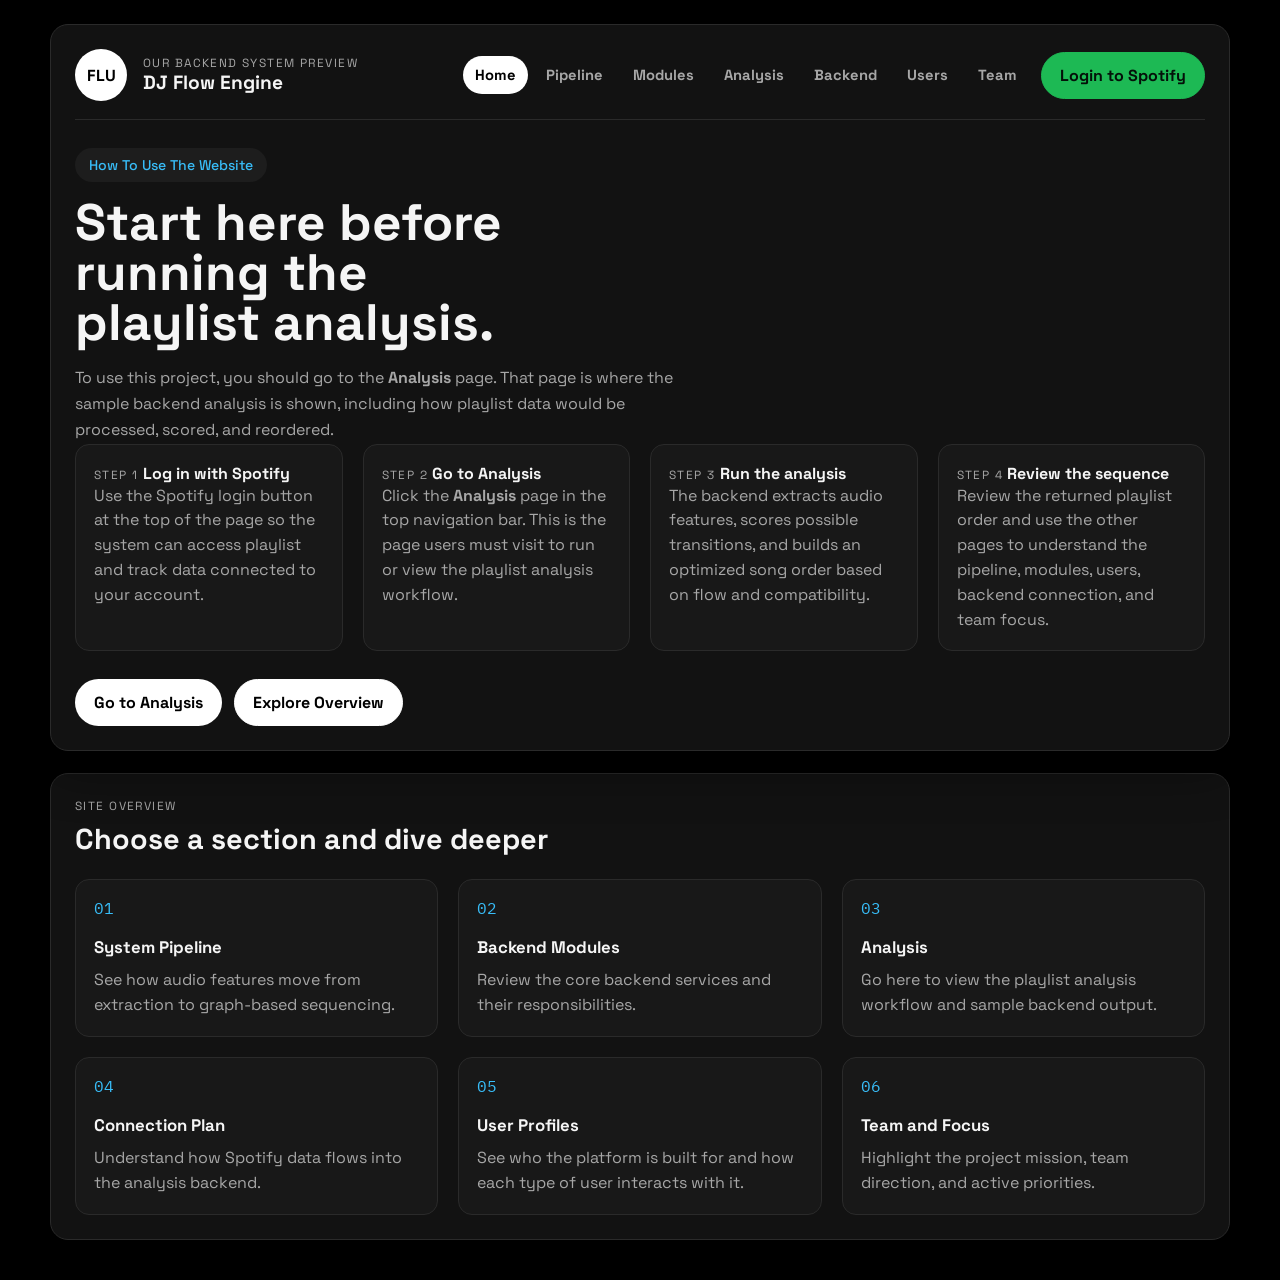
<file: index.html>
<!DOCTYPE html>
<!---->
<html lang="en">
<head>
  <meta charset="UTF-8">
  <meta name="viewport" content="width=device-width, initial-scale=1.0">
  <title>DJ Flow Engine | Home</title>
  <link rel="preconnect" href="https://fonts.googleapis.com">
  <link rel="preconnect" href="https://fonts.gstatic.com" crossorigin>
  <link href="https://fonts.googleapis.com/css2?family=Space+Grotesk:wght@400;500;700&family=IBM+Plex+Mono:wght@400;500&display=swap" rel="stylesheet">
  <link rel="stylesheet" href="style.css">
</head>
<body data-page="home">
  <div class="page-shell">
    <header class="hero">
      <nav class="topbar">
        <div class="brand">
          <span class="brand-mark">FLU</span>
          <div>
            <p class="eyebrow">Our Backend System Preview</p>
            <h1>DJ Flow Engine</h1>
          </div>
        </div>

        <div class="nav-actions">
          <div class="page-tabs" aria-label="Site navigation">
            <a href="index.html">Home</a>
            <a href="pipeline.html">Pipeline</a>
            <a href="modules.html">Modules</a>
            <a href="analysis.html">Analysis</a>
            <a href="integration.html">Backend</a>
            <a href="user-profiles.html">Users</a>
            <a href="team.html">Team</a>
          </div>
          <a class="ghost-button spotify-button" href="https://accounts.spotify.com/login" target="_blank" rel="noreferrer">Login to Spotify</a>
        </div>
      </nav>

      <section class="hero-copy">
        <p class="pill">How To Use The Website</p>
        <h2>Start here before running the playlist analysis.</h2>
        <p class="intro">
          To use this project, you should go to the <strong>Analysis</strong> page. That page is where the sample backend analysis is shown, including how playlist data would be processed, scored, and reordered.
        </p>
      </section>

      <div class="metrics-grid hero-instructions">
        <div class="metric">
          <span class="metric-label">Step 1</span>
          <strong>Log in with Spotify</strong>
          <p>Use the Spotify login button at the top of the page so the system can access playlist and track data connected to your account.</p>
        </div>
        <div class="metric">
          <span class="metric-label">Step 2</span>
          <strong>Go to Analysis</strong>
          <p>Click the <strong>Analysis</strong> page in the top navigation bar. This is the page users must visit to run or view the playlist analysis workflow.</p>
        </div>
        <div class="metric">
          <span class="metric-label">Step 3</span>
          <strong>Run the analysis</strong>
          <p>The backend extracts audio features, scores possible transitions, and builds an optimized song order based on flow and compatibility.</p>
        </div>
        <div class="metric">
          <span class="metric-label">Step 4</span>
          <strong>Review the sequence</strong>
          <p>Review the returned playlist order and use the other pages to understand the pipeline, modules, users, backend connection, and team focus.</p>
        </div>
      </div>

      <div class="hero-actions">
        <a class="primary-button" href="analysis.html">Go to Analysis</a>
        <a class="secondary-button" href="#site-overview">Explore Overview</a>
      </div>
    </header>

    <main>
      <section class="panel" id="site-overview">
        <div class="panel-heading">
          <p class="eyebrow">Site Overview</p>
          <h3>Choose a section and dive deeper</h3>
        </div>

        <div class="overview-grid">
          <a class="overview-card" href="pipeline.html">
            <span class="step-number">01</span>
            <h4>System Pipeline</h4>
            <p>See how audio features move from extraction to graph-based sequencing.</p>
          </a>
          <a class="overview-card" href="modules.html">
            <span class="step-number">02</span>
            <h4>Backend Modules</h4>
            <p>Review the core backend services and their responsibilities.</p>
          </a>
          <a class="overview-card" href="analysis.html">
            <span class="step-number">03</span>
            <h4>Analysis</h4>
            <p>Go here to view the playlist analysis workflow and sample backend output.</p>
          </a>
          <a class="overview-card" href="integration.html">
            <span class="step-number">04</span>
            <h4>Connection Plan</h4>
            <p>Understand how Spotify data flows into the analysis backend.</p>
          </a>
          <a class="overview-card" href="user-profiles.html">
            <span class="step-number">05</span>
            <h4>User Profiles</h4>
            <p>See who the platform is built for and how each type of user interacts with it.</p>
          </a>
          <a class="overview-card" href="team.html">
            <span class="step-number">06</span>
            <h4>Team and Focus</h4>
            <p>Highlight the project mission, team direction, and active priorities.</p>
          </a>
        </div>
      </section>
    </main>
  </div>

  <script src="script.js"></script>
</body>
</html>
</file>
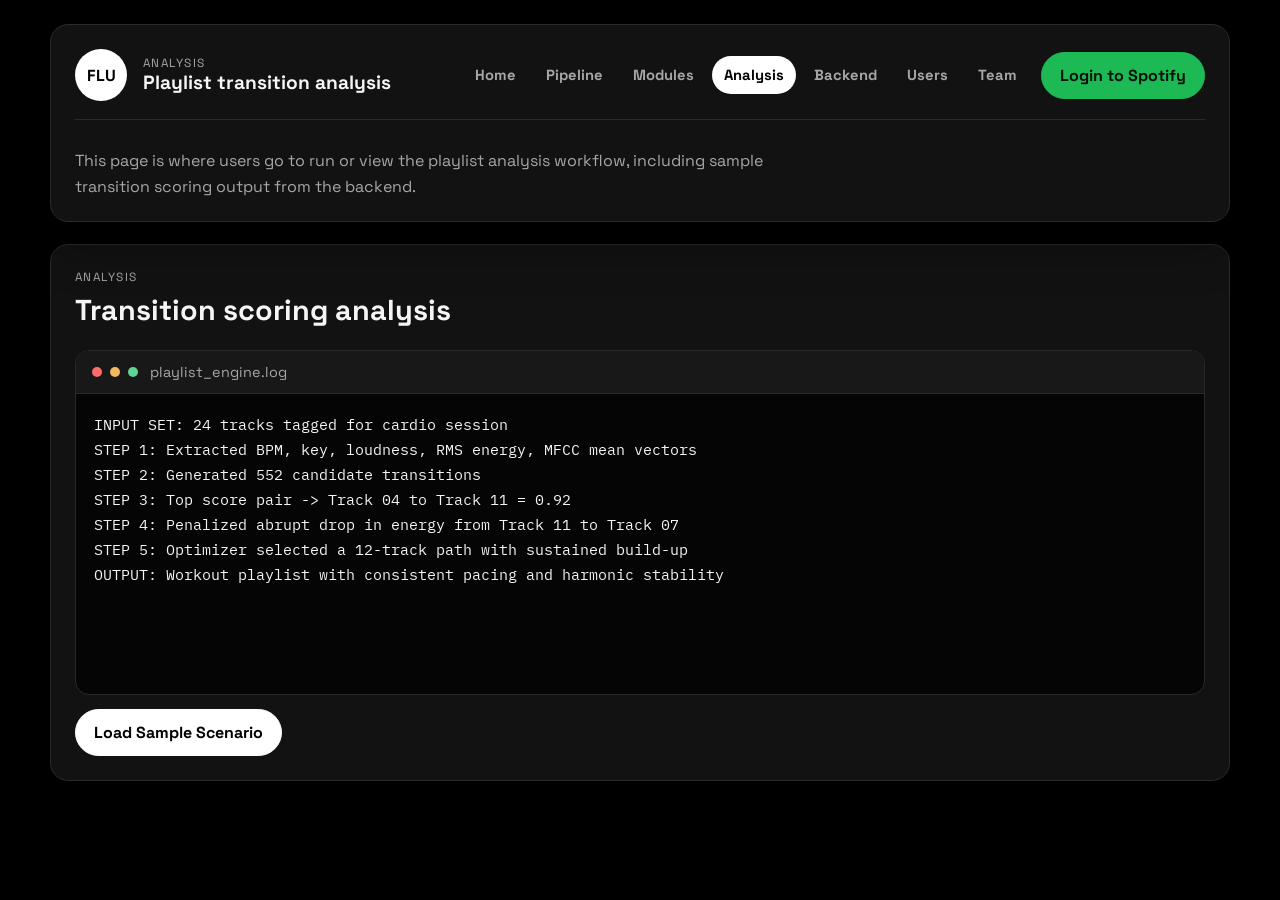
<file: analysis.html>
<!DOCTYPE html>
<!---->
<html lang="en">
<head>
  <meta charset="UTF-8">
  <meta name="viewport" content="width=device-width, initial-scale=1.0">
  <title>DJ Flow Engine | Analysis</title>
  <link rel="preconnect" href="https://fonts.googleapis.com">
  <link rel="preconnect" href="https://fonts.gstatic.com" crossorigin>
  <link href="https://fonts.googleapis.com/css2?family=Space+Grotesk:wght@400;500;700&family=IBM+Plex+Mono:wght@400;500&display=swap" rel="stylesheet">
  <link rel="stylesheet" href="style.css">
</head>
<body data-page="analysis">
  <div class="page-shell">
    <header class="hero compact-hero">
      <nav class="topbar">
        <div class="brand">
          <span class="brand-mark">FLU</span>
          <div>
            <p class="eyebrow">Analysis</p>
            <h1>Playlist transition analysis</h1>
          </div>
        </div>

        <div class="nav-actions">
          <div class="page-tabs" aria-label="Site navigation">
            <a href="index.html">Home</a>
            <a href="pipeline.html">Pipeline</a>
            <a href="modules.html">Modules</a>
            <a href="analysis.html">Analysis</a>
            <a href="integration.html">Backend</a>
            <a href="user-profiles.html">Users</a>
            <a href="team.html">Team</a>
          </div>
          <a class="ghost-button spotify-button" href="https://accounts.spotify.com/login" target="_blank" rel="noreferrer">Login to Spotify</a>
        </div>
      </nav>

      <p class="section-intro">
        This page is where users go to run or view the playlist analysis workflow, including sample transition scoring output from the backend.
      </p>
    </header>

    <main>
      <section class="panel">
        <div class="panel-heading">
          <p class="eyebrow">Analysis</p>
          <h3>Transition scoring analysis</h3>
        </div>

        <div class="console-card">
          <div class="console-header">
            <span class="dot red"></span>
            <span class="dot amber"></span>
            <span class="dot green"></span>
            <p>playlist_engine.log</p>
          </div>
          <pre id="consoleOutput"></pre>
        </div>
        <div class="console-actions">
          <button class="secondary-button" id="shuffleScenario" type="button">Load Sample Scenario</button>
        </div>
      </section>
    </main>
  </div>

  <script src="script.js"></script>
</body>
</html>
</file>
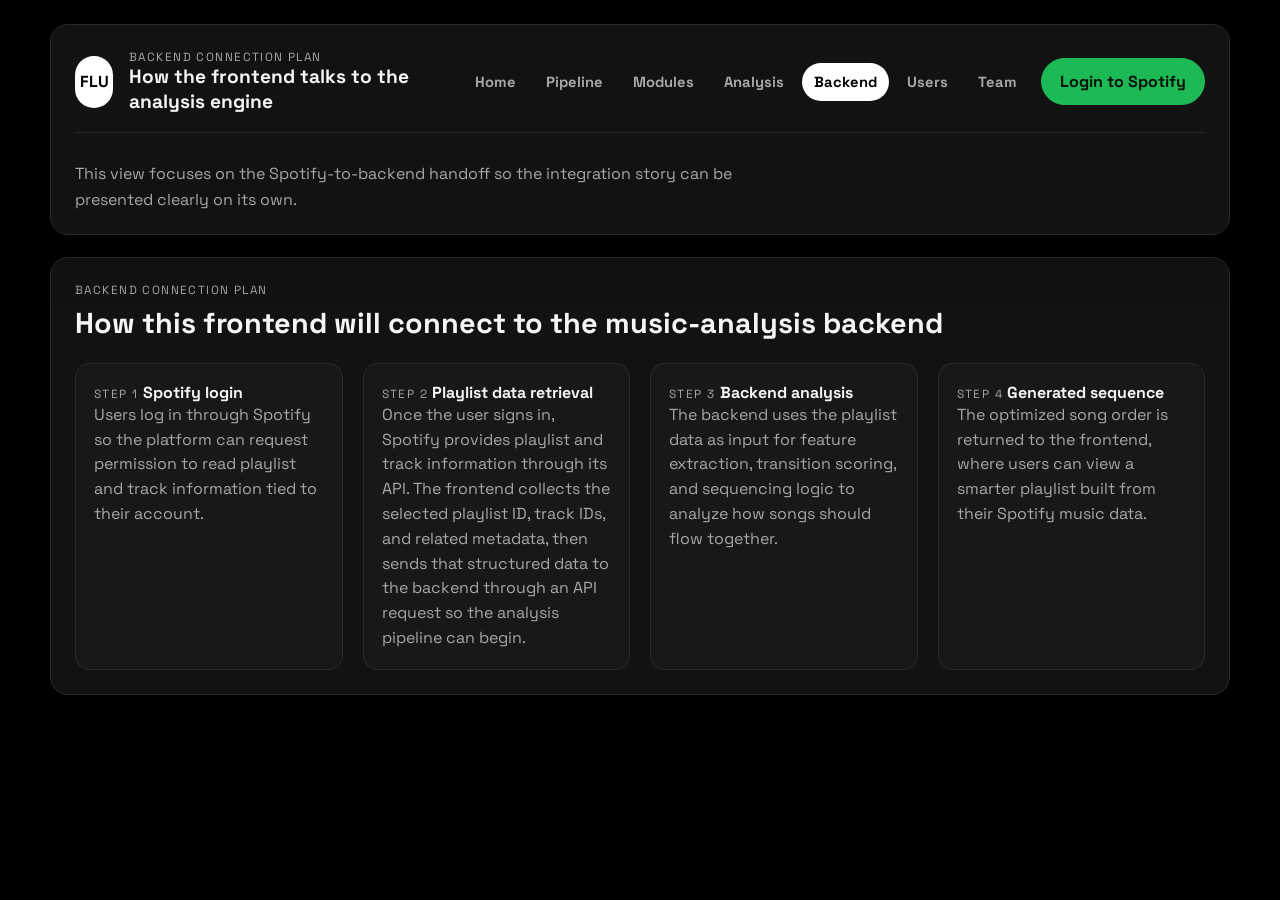
<file: integration.html>
<!DOCTYPE html>
<!---->
<html lang="en">
<head>
  <meta charset="UTF-8">
  <meta name="viewport" content="width=device-width, initial-scale=1.0">
  <title>DJ Flow Engine | Backend Connection Plan</title>
  <link rel="preconnect" href="https://fonts.googleapis.com">
  <link rel="preconnect" href="https://fonts.gstatic.com" crossorigin>
  <link href="https://fonts.googleapis.com/css2?family=Space+Grotesk:wght@400;500;700&family=IBM+Plex+Mono:wght@400;500&display=swap" rel="stylesheet">
  <link rel="stylesheet" href="style.css">
</head>
<body data-page="integration">
  <div class="page-shell">
    <header class="hero compact-hero">
      <nav class="topbar">
        <div class="brand">
          <span class="brand-mark">FLU</span>
          <div>
            <p class="eyebrow">Backend Connection Plan</p>
            <h1>How the frontend talks to the analysis engine</h1>
          </div>
        </div>

        <div class="nav-actions">
          <div class="page-tabs" aria-label="Site navigation">
            <a href="index.html">Home</a>
            <a href="pipeline.html">Pipeline</a>
            <a href="modules.html">Modules</a>
            <a href="analysis.html">Analysis</a>
            <a href="integration.html">Backend</a>
            <a href="user-profiles.html">Users</a>
            <a href="team.html">Team</a>
          </div>
          <a class="ghost-button spotify-button" href="https://accounts.spotify.com/login" target="_blank" rel="noreferrer">Login to Spotify</a>
        </div>
      </nav>

      <p class="section-intro">
        This view focuses on the Spotify-to-backend handoff so the integration story can be presented clearly on its own.
      </p>
    </header>

    <main>
      <section class="panel metrics-panel">
        <div class="panel-heading">
          <p class="eyebrow">Backend Connection Plan</p>
          <h3>How this frontend will connect to the music-analysis backend</h3>
        </div>

        <div class="metrics-grid">
          <div class="metric">
            <span class="metric-label">Step 1</span>
            <strong>Spotify login</strong>
            <p>Users log in through Spotify so the platform can request permission to read playlist and track information tied to their account.</p>
          </div>
          <div class="metric">
            <span class="metric-label">Step 2</span>
            <strong>Playlist data retrieval</strong>
            <p>Once the user signs in, Spotify provides playlist and track information through its API. The frontend collects the selected playlist ID, track IDs, and related metadata, then sends that structured data to the backend through an API request so the analysis pipeline can begin.</p>
          </div>
          <div class="metric">
            <span class="metric-label">Step 3</span>
            <strong>Backend analysis</strong>
            <p>The backend uses the playlist data as input for feature extraction, transition scoring, and sequencing logic to analyze how songs should flow together.</p>
          </div>
          <div class="metric">
            <span class="metric-label">Step 4</span>
            <strong>Generated sequence</strong>
            <p>The optimized song order is returned to the frontend, where users can view a smarter playlist built from their Spotify music data.</p>
          </div>
        </div>
      </section>
    </main>
  </div>

  <script src="script.js"></script>
</body>
</html>
</file>
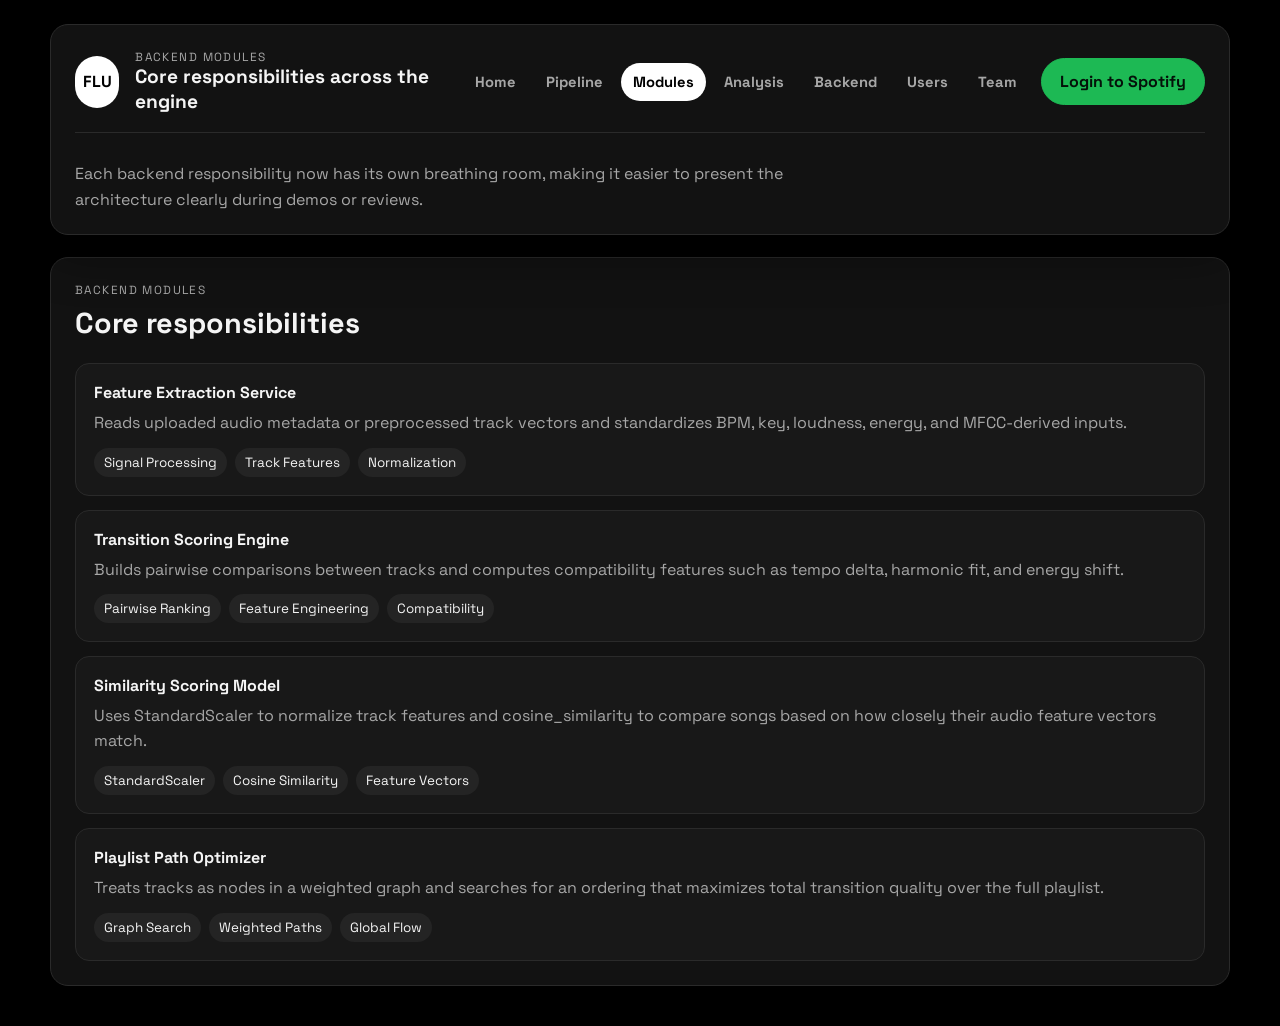
<file: modules.html>
<!DOCTYPE html>
<!---->
<html lang="en">
<head>
  <meta charset="UTF-8">
  <meta name="viewport" content="width=device-width, initial-scale=1.0">
  <title>DJ Flow Engine | Backend Modules</title>
  <link rel="preconnect" href="https://fonts.googleapis.com">
  <link rel="preconnect" href="https://fonts.gstatic.com" crossorigin>
  <link href="https://fonts.googleapis.com/css2?family=Space+Grotesk:wght@400;500;700&family=IBM+Plex+Mono:wght@400;500&display=swap" rel="stylesheet">
  <link rel="stylesheet" href="style.css">
</head>
<body data-page="modules">
  <div class="page-shell">
    <header class="hero compact-hero">
      <nav class="topbar">
        <div class="brand">
          <span class="brand-mark">FLU</span>
          <div>
            <p class="eyebrow">Backend Modules</p>
            <h1>Core responsibilities across the engine</h1>
          </div>
        </div>

        <div class="nav-actions">
          <div class="page-tabs" aria-label="Site navigation">
            <a href="index.html">Home</a>
            <a href="pipeline.html">Pipeline</a>
            <a href="modules.html">Modules</a>
            <a href="analysis.html">Analysis</a>
            <a href="integration.html">Backend</a>
            <a href="user-profiles.html">Users</a>
            <a href="team.html">Team</a>
          </div>
          <a class="ghost-button spotify-button" href="https://accounts.spotify.com/login" target="_blank" rel="noreferrer">Login to Spotify</a>
        </div>
      </nav>

      <p class="section-intro">
        Each backend responsibility now has its own breathing room, making it easier to present the architecture clearly during demos or reviews.
      </p>
    </header>

    <main>
      <section class="panel">
        <div class="panel-heading">
          <p class="eyebrow">Backend Modules</p>
          <h3>Core responsibilities</h3>
        </div>

        <div class="module-list" id="moduleList"></div>
      </section>
    </main>
  </div>

  <script src="script.js"></script>
</body>
</html>
</file>
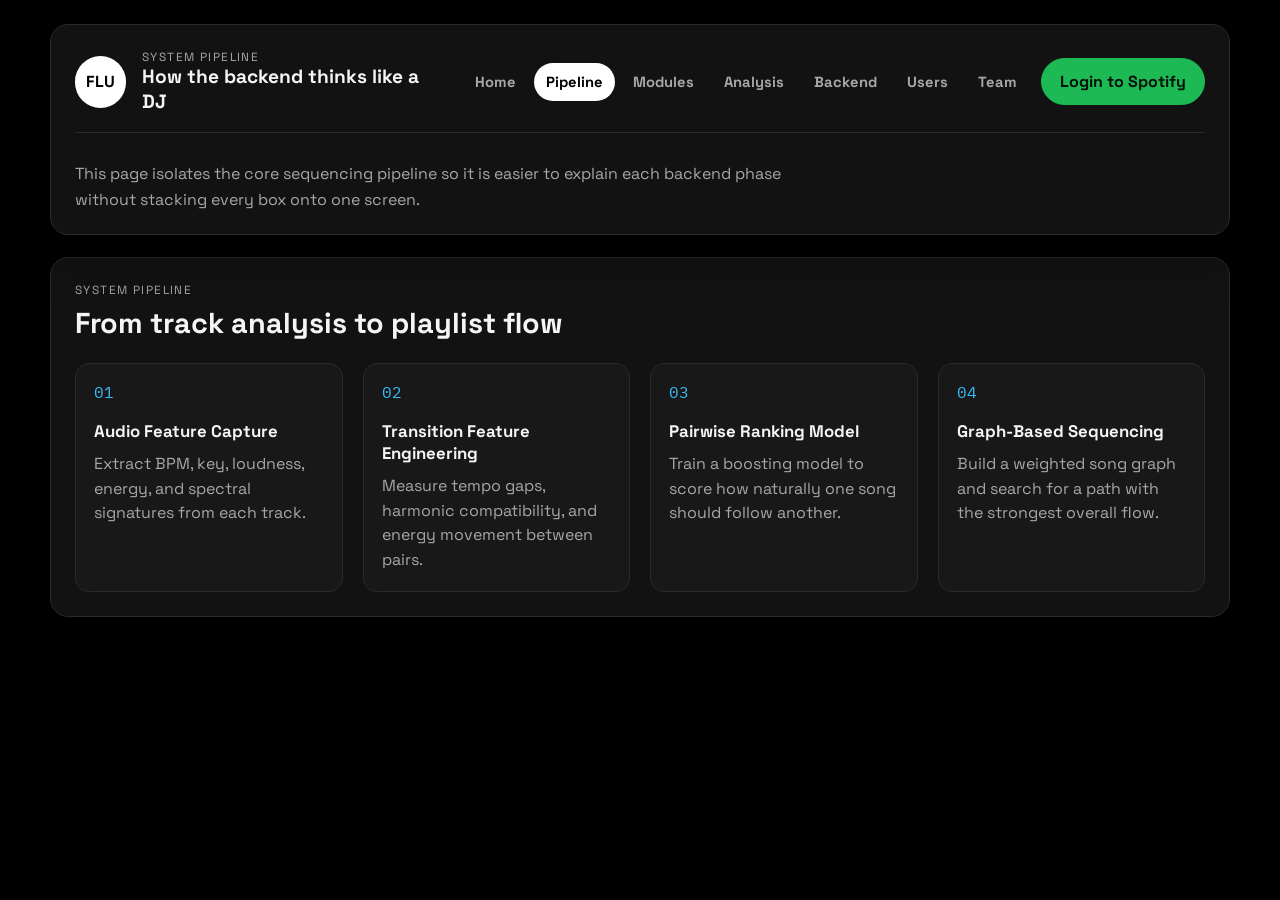
<file: pipeline.html>
<!DOCTYPE html>
<!---->
<html lang="en">
<head>
  <meta charset="UTF-8">
  <meta name="viewport" content="width=device-width, initial-scale=1.0">
  <title>DJ Flow Engine | System Pipeline</title>
  <link rel="preconnect" href="https://fonts.googleapis.com">
  <link rel="preconnect" href="https://fonts.gstatic.com" crossorigin>
  <link href="https://fonts.googleapis.com/css2?family=Space+Grotesk:wght@400;500;700&family=IBM+Plex+Mono:wght@400;500&display=swap" rel="stylesheet">
  <link rel="stylesheet" href="style.css">
</head>
<body data-page="pipeline">
  <div class="page-shell">
    <header class="hero compact-hero">
      <nav class="topbar">
        <div class="brand">
          <span class="brand-mark">FLU</span>
          <div>
            <p class="eyebrow">System Pipeline</p>
            <h1>How the backend thinks like a DJ</h1>
          </div>
        </div>

        <div class="nav-actions">
          <div class="page-tabs" aria-label="Site navigation">
            <a href="index.html">Home</a>
            <a href="pipeline.html">Pipeline</a>
            <a href="modules.html">Modules</a>
            <a href="analysis.html">Analysis</a>
            <a href="integration.html">Backend</a>
            <a href="user-profiles.html">Users</a>
            <a href="team.html">Team</a>
          </div>
          <a class="ghost-button spotify-button" href="https://accounts.spotify.com/login" target="_blank" rel="noreferrer">Login to Spotify</a>
        </div>
      </nav>

      <p class="section-intro">
        This page isolates the core sequencing pipeline so it is easier to explain each backend phase without stacking every box onto one screen.
      </p>
    </header>

    <main>
      <section class="panel">
        <div class="panel-heading">
          <p class="eyebrow">System Pipeline</p>
          <h3>From track analysis to playlist flow</h3>
        </div>

        <div class="pipeline-grid" id="pipelineGrid">
          <article class="pipeline-step active">
            <span class="step-number">01</span>
            <h4>Audio Feature Capture</h4>
            <p>Extract BPM, key, loudness, energy, and spectral signatures from each track.</p>
          </article>
          <article class="pipeline-step">
            <span class="step-number">02</span>
            <h4>Transition Feature Engineering</h4>
            <p>Measure tempo gaps, harmonic compatibility, and energy movement between pairs.</p>
          </article>
          <article class="pipeline-step">
            <span class="step-number">03</span>
            <h4>Pairwise Ranking Model</h4>
            <p>Train a boosting model to score how naturally one song should follow another.</p>
          </article>
          <article class="pipeline-step">
            <span class="step-number">04</span>
            <h4>Graph-Based Sequencing</h4>
            <p>Build a weighted song graph and search for a path with the strongest overall flow.</p>
          </article>
        </div>
      </section>
    </main>
  </div>

  <script src="script.js"></script>
</body>
</html>
</file>
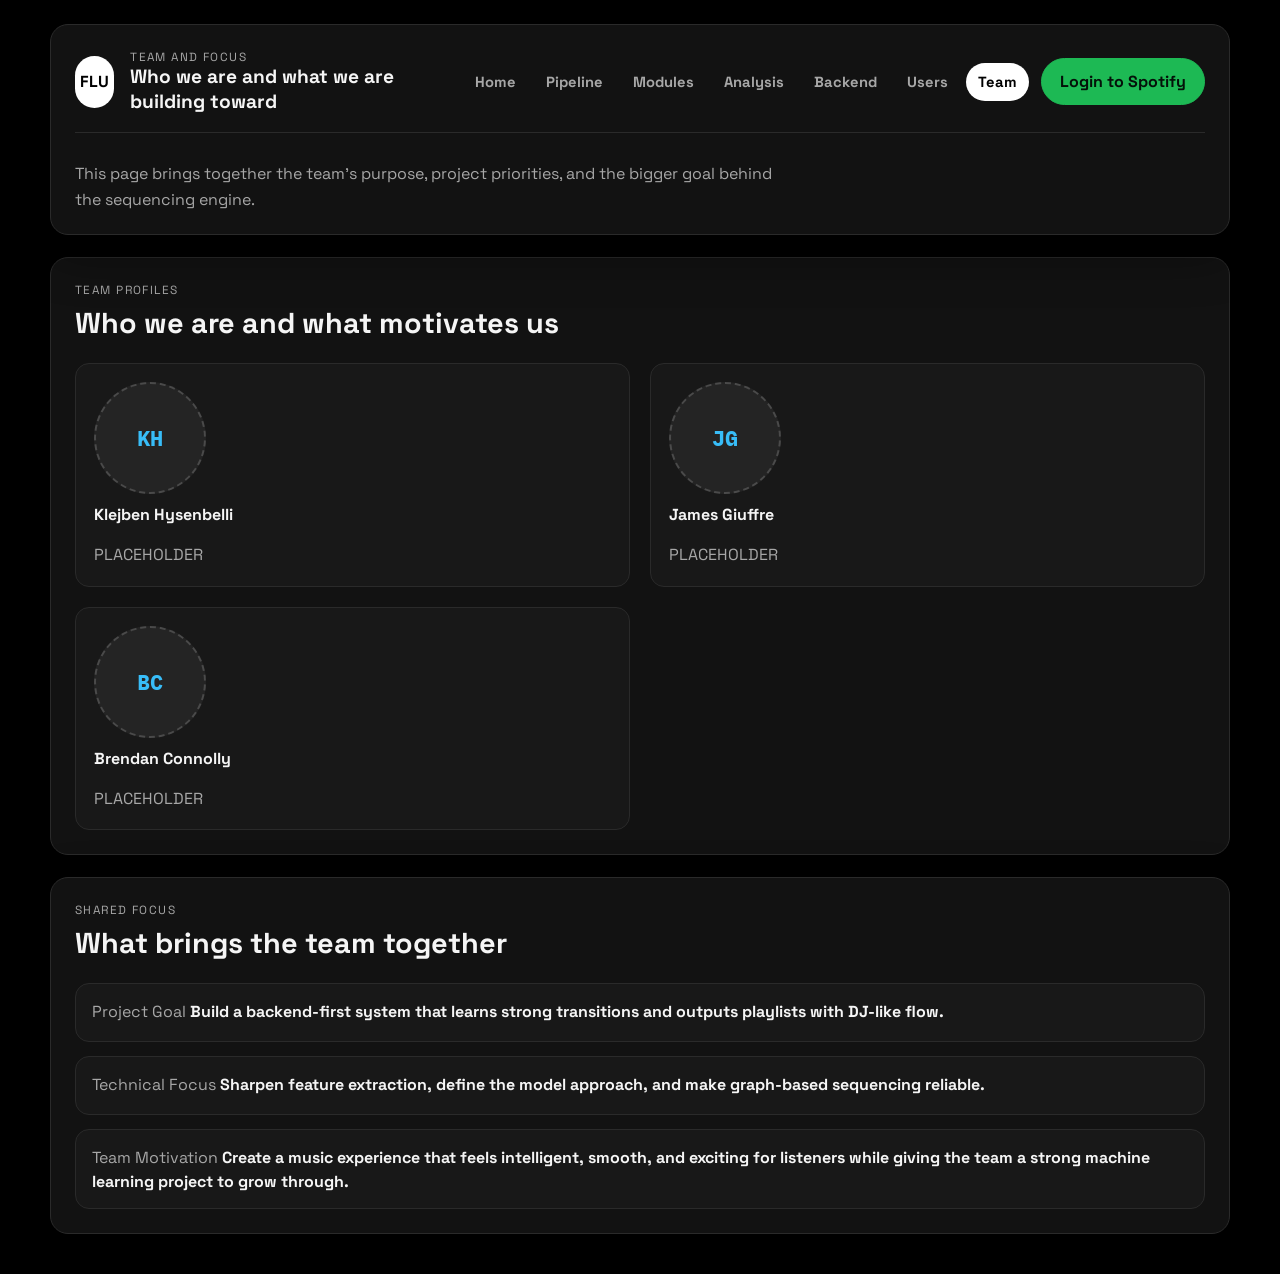
<file: team.html>
<!DOCTYPE html>
<!---->
<html lang="en">
<head>
  <meta charset="UTF-8">
  <meta name="viewport" content="width=device-width, initial-scale=1.0">
  <title>DJ Flow Engine | Team and Focus</title>
  <link rel="preconnect" href="https://fonts.googleapis.com">
  <link rel="preconnect" href="https://fonts.gstatic.com" crossorigin>
  <link href="https://fonts.googleapis.com/css2?family=Space+Grotesk:wght@400;500;700&family=IBM+Plex+Mono:wght@400;500&display=swap" rel="stylesheet">
  <link rel="stylesheet" href="style.css">
</head>
<body data-page="team">
  <div class="page-shell">
    <header class="hero compact-hero">
      <nav class="topbar">
        <div class="brand">
          <span class="brand-mark">FLU</span>
          <div>
            <p class="eyebrow">Team and Focus</p>
            <h1>Who we are and what we are building toward</h1>
          </div>
        </div>

        <div class="nav-actions">
          <div class="page-tabs" aria-label="Site navigation">
            <a href="index.html">Home</a>
            <a href="pipeline.html">Pipeline</a>
            <a href="modules.html">Modules</a>
            <a href="analysis.html">Analysis</a>
            <a href="integration.html">Backend</a>
            <a href="user-profiles.html">Users</a>
            <a href="team.html">Team</a>
          </div>
          <a class="ghost-button spotify-button" href="https://accounts.spotify.com/login" target="_blank" rel="noreferrer">Login to Spotify</a>
        </div>
      </nav>

      <p class="section-intro">
        This page brings together the team's purpose, project priorities, and the bigger goal behind the sequencing engine.
      </p>
    </header>

    <main>
      <section class="panel">
        <div class="panel-heading">
          <p class="eyebrow">Team Profiles</p>
          <h3>Who we are and what motivates us</h3>
        </div>

        <div class="team-grid profile-grid" id="teamGrid"></div>
      </section>

      <section class="panel">
        <div class="panel-heading">
          <p class="eyebrow">Shared Focus</p>
          <h3>What brings the team together</h3>
        </div>

        <div class="focus-stack">
          <div class="focus-item">
            <span>Project Goal</span>
            <strong>Build a backend-first system that learns strong transitions and outputs playlists with DJ-like flow.</strong>
          </div>
          <div class="focus-item">
            <span>Technical Focus</span>
            <strong>Sharpen feature extraction, define the model approach, and make graph-based sequencing reliable.</strong>
          </div>
          <div class="focus-item">
            <span>Team Motivation</span>
            <strong>Create a music experience that feels intelligent, smooth, and exciting for listeners while giving the team a strong machine learning project to grow through.</strong>
          </div>
        </div>
      </section>
    </main>
  </div>

  <script src="script.js"></script>
</body>
</html>
</file>
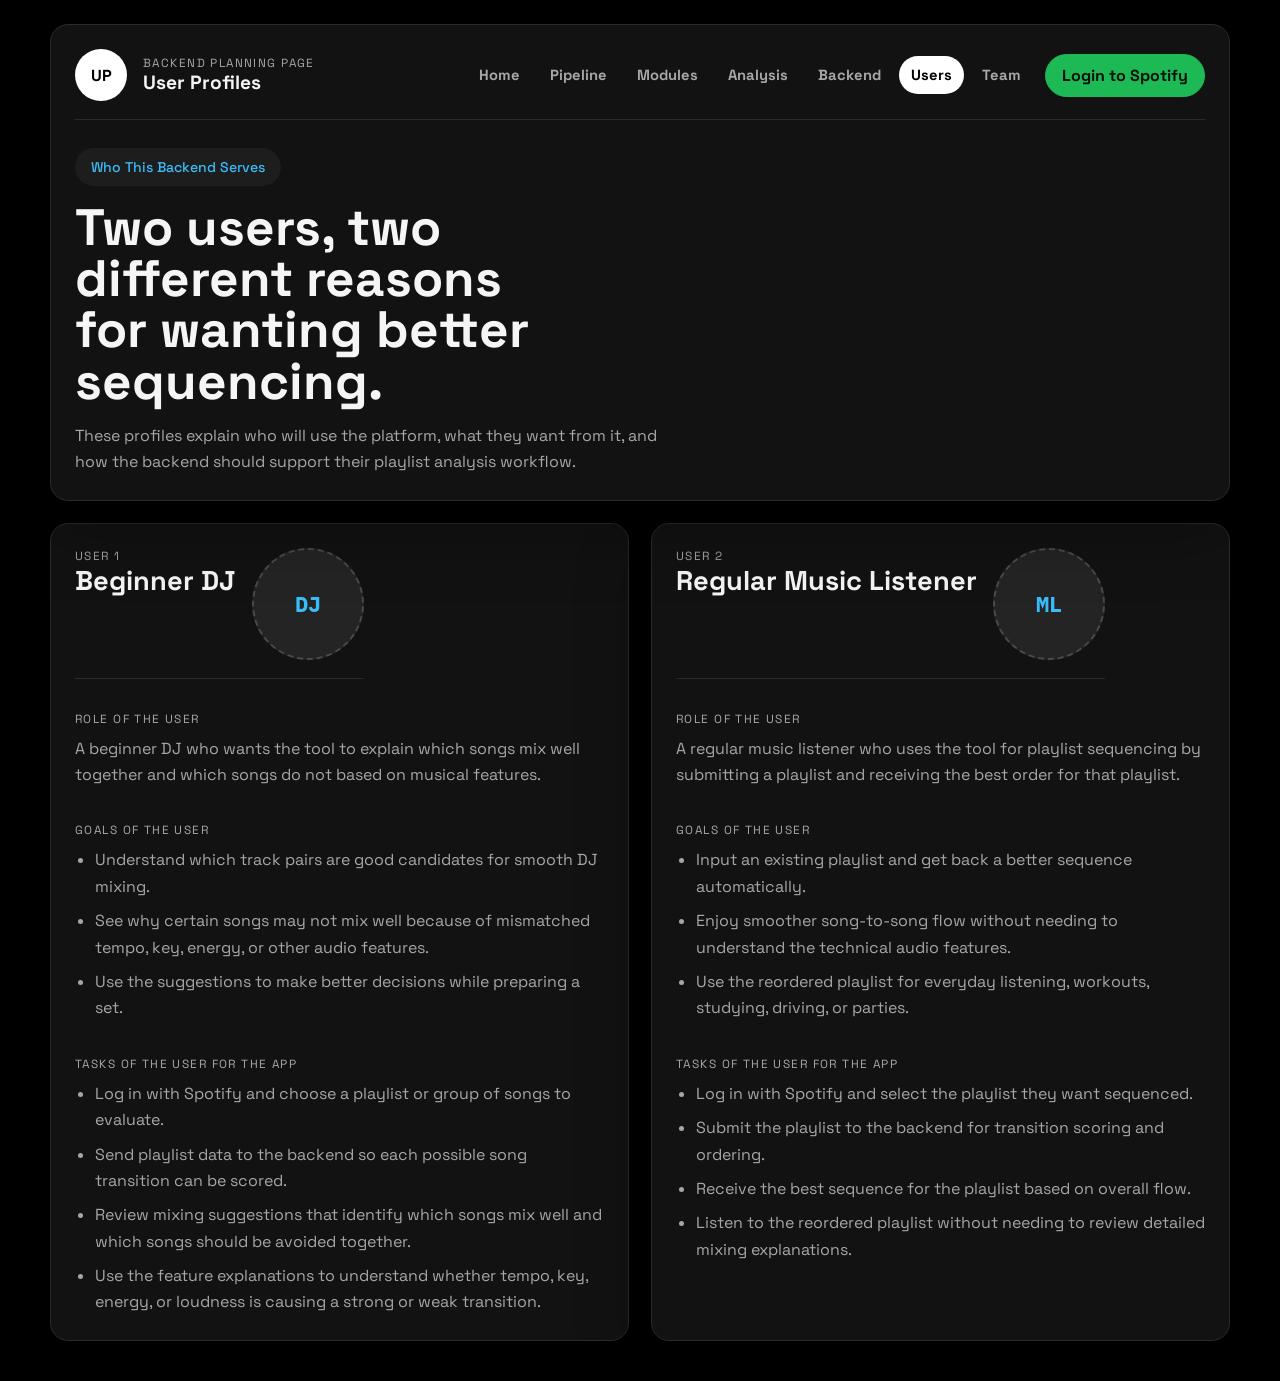
<file: user-profiles.html>
<!DOCTYPE html>
<!---->
<html lang="en">
<head>
  <meta charset="UTF-8">
  <meta name="viewport" content="width=device-width, initial-scale=1.0">
  <title>DJ Flow Engine | User Profiles</title>
  <link rel="preconnect" href="https://fonts.googleapis.com">
  <link rel="preconnect" href="https://fonts.gstatic.com" crossorigin>
  <link href="https://fonts.googleapis.com/css2?family=Space+Grotesk:wght@400;500;700&family=IBM+Plex+Mono:wght@400;500&display=swap" rel="stylesheet">
  <link rel="stylesheet" href="style.css">
  <link rel="stylesheet" href="user-profiles.css">
</head>
<body data-page="user-profiles">
  <div class="page-shell">
    <header class="hero compact-hero">
      <nav class="topbar">
        <div class="brand">
          <span class="brand-mark">UP</span>
          <div>
            <p class="eyebrow">Backend Planning Page</p>
            <h1>User Profiles</h1>
          </div>
        </div>

        <div class="nav-actions">
          <div class="page-tabs" aria-label="Site navigation">
            <a href="index.html">Home</a>
            <a href="pipeline.html">Pipeline</a>
            <a href="modules.html">Modules</a>
            <a href="analysis.html">Analysis</a>
            <a href="integration.html">Backend</a>
            <a href="user-profiles.html">Users</a>
            <a href="team.html">Team</a>
          </div>
          <a class="ghost-button spotify-button" href="https://accounts.spotify.com/login" target="_blank" rel="noreferrer">Login to Spotify</a>
        </div>
      </nav>

      <section class="hero-copy">
        <p class="pill">Who This Backend Serves</p>
        <h2>Two users, two different reasons for wanting better sequencing.</h2>
        <p class="intro">
          These profiles explain who will use the platform, what they want from it,
          and how the backend should support their playlist analysis workflow.
        </p>
      </section>
    </header>

    <main class="profiles-grid">
      <article class="profile-card">
        <div class="profile-header">
          <div>
            <p class="profile-number">User 1</p>
            <h3>Beginner DJ</h3>
          </div>
          <div class="profile-photo" aria-hidden="true">DJ</div>
        </div>
        <div class="detail-block">
          <span class="label">Role of the user</span>
          <p>
            A beginner DJ who wants the tool to explain which songs mix well together and which songs do not based on musical features.
          </p>
        </div>
        <div class="detail-block">
          <span class="label">Goals of the user</span>
          <ul>
            <li>Understand which track pairs are good candidates for smooth DJ mixing.</li>
            <li>See why certain songs may not mix well because of mismatched tempo, key, energy, or other audio features.</li>
            <li>Use the suggestions to make better decisions while preparing a set.</li>
          </ul>
        </div>
        <div class="detail-block">
          <span class="label">Tasks of the user for the app</span>
          <ul>
            <li>Log in with Spotify and choose a playlist or group of songs to evaluate.</li>
            <li>Send playlist data to the backend so each possible song transition can be scored.</li>
            <li>Review mixing suggestions that identify which songs mix well and which songs should be avoided together.</li>
            <li>Use the feature explanations to understand whether tempo, key, energy, or loudness is causing a strong or weak transition.</li>
          </ul>
        </div>
      </article>

      <article class="profile-card">
        <div class="profile-header">
          <div>
            <p class="profile-number">User 2</p>
            <h3>Regular Music Listener</h3>
          </div>
          <div class="profile-photo" aria-hidden="true">ML</div>
        </div>
        <div class="detail-block">
          <span class="label">Role of the user</span>
          <p>
            A regular music listener who uses the tool for playlist sequencing by submitting a playlist and receiving the best order for that playlist.
          </p>
        </div>
        <div class="detail-block">
          <span class="label">Goals of the user</span>
          <ul>
            <li>Input an existing playlist and get back a better sequence automatically.</li>
            <li>Enjoy smoother song-to-song flow without needing to understand the technical audio features.</li>
            <li>Use the reordered playlist for everyday listening, workouts, studying, driving, or parties.</li>
          </ul>
        </div>
        <div class="detail-block">
          <span class="label">Tasks of the user for the app</span>
          <ul>
            <li>Log in with Spotify and select the playlist they want sequenced.</li>
            <li>Submit the playlist to the backend for transition scoring and ordering.</li>
            <li>Receive the best sequence for the playlist based on overall flow.</li>
            <li>Listen to the reordered playlist without needing to review detailed mixing explanations.</li>
          </ul>
        </div>
      </article>
    </main>
  </div>
</body>
</html>
</file>
<file: style.css>
/**/
:root {
  --bg: #050505;
  --surface: #121212;
  --surface-strong: #1d1d1d;
  --ink: #f5f5f5;
  --muted: #a7a7a7;
  --accent: #38bdf8;
  --accent-dark: #38bdf8;
  --line: #2a2a2a;
  --shadow: 0 18px 50px rgba(0, 0, 0, 0.42);
}

* {
  box-sizing: border-box;
}

html {
  scroll-behavior: auto;
}

body {
  margin: 0;
  min-height: 100vh;
  font-family: "Space Grotesk", sans-serif;
  color: var(--ink);
  background: #000;
}

button,
select {
  font: inherit;
}

button {
  cursor: pointer;
}

a {
  color: inherit;
  text-decoration: none;
}

.page-shell {
  width: min(1180px, calc(100% - 32px));
  margin: 0 auto;
  padding: 24px 0 40px;
}

.hero,
.panel {
  border: 1px solid var(--line);
  border-radius: 18px;
  background: var(--surface);
  box-shadow: var(--shadow);
}

.hero {
  padding: 24px;
  overflow: hidden;
  position: relative;
}

.compact-hero {
  padding-bottom: 20px;
}

.topbar,
.hero-grid,
.dual-layout,
.metrics-grid,
.pipeline-grid,
.overview-grid,
.team-grid {
  display: grid;
  gap: 20px;
}

.topbar {
  grid-template-columns: 1fr auto;
  align-items: center;
  margin-bottom: 28px;
  padding-bottom: 18px;
  border-bottom: 1px solid var(--line);
}

.nav-actions {
  display: flex;
  align-items: center;
  gap: 12px;
  flex-wrap: wrap;
  justify-content: flex-end;
}

.page-tabs {
  display: flex;
  align-items: center;
  gap: 6px;
  flex-wrap: wrap;
}

.page-tabs a {
  padding: 10px 12px;
  border-radius: 999px;
  color: var(--muted);
  font-size: 0.92rem;
  font-weight: 700;
}

body[data-page="home"] .page-tabs a[href="index.html"],
body[data-page="pipeline"] .page-tabs a[href="pipeline.html"],
body[data-page="modules"] .page-tabs a[href="modules.html"],
body[data-page="analysis"] .page-tabs a[href="analysis.html"],
body[data-page="integration"] .page-tabs a[href="integration.html"],
body[data-page="user-profiles"] .page-tabs a[href="user-profiles.html"],
body[data-page="team"] .page-tabs a[href="team.html"] {
  background: #fff;
  color: #000;
}

.brand {
  display: flex;
  align-items: center;
  gap: 16px;
}

.brand-mark {
  width: 52px;
  height: 52px;
  border-radius: 999px;
  display: grid;
  place-items: center;
  background: #fff;
  color: #000;
  font-weight: 700;
}

.eyebrow,
.card-label,
.metric-label {
  margin: 0;
  text-transform: uppercase;
  letter-spacing: 0.12em;
  font-size: 0.74rem;
  color: var(--muted);
}

h1,
h2,
h3,
h4,
p {
  margin: 0;
}

h1 {
  font-size: 1.2rem;
}

h2 {
  font-size: clamp(2.2rem, 4vw, 4.8rem);
  line-height: 0.98;
  max-width: 18ch;
  margin: 16px 0;
}

.hero-copy h2 {
  max-width: 14ch;
}

h3 {
  font-size: 1.8rem;
  margin-top: 8px;
}

h4 {
  font-size: 1.05rem;
  margin-bottom: 10px;
}

.hero-grid {
  grid-template-columns: 1.35fr 0.95fr;
  align-items: stretch;
}

.intro,
.section-intro {
  color: var(--muted);
  line-height: 1.65;
}

.intro {
  max-width: 60ch;
}

.section-intro {
  max-width: 72ch;
}

.pill {
  display: inline-flex;
  padding: 8px 14px;
  border-radius: 999px;
  background: #1d1d1d;
  color: var(--accent);
  font-size: 0.88rem;
  font-weight: 500;
}

.hero-actions {
  display: flex;
  flex-wrap: wrap;
  gap: 12px;
  margin-top: 28px;
}

.primary-button,
.secondary-button,
.ghost-button {
  display: inline-flex;
  align-items: center;
  justify-content: center;
  border: 1px solid transparent;
  border-radius: 999px;
  padding: 12px 18px;
}

.primary-button {
  background: #fff;
  color: #000;
  font-weight: 700;
}

.secondary-button,
.ghost-button {
  background: #fff;
  color: var(--ink);
  color: #000;
  border-color: #fff;
  font-weight: 700;
}

.spotify-button {
  background: #1db954;
  border-color: #1db954;
  color: #041109;
  font-weight: 700;
}

.primary-button:hover,
.secondary-button:hover,
.ghost-button:hover {
  opacity: 0.88;
}

.hero-card {
  padding: 22px;
  border-radius: 16px;
  background: var(--surface-strong);
  border: 1px solid var(--line);
  display: grid;
  gap: 14px;
}

.focus-stack {
  display: grid;
  gap: 14px;
}

.focus-item {
  padding: 16px;
  border-radius: 14px;
  background: #181818;
  border: 1px solid var(--line);
}

.focus-item span,
.metric p,
.pipeline-step p,
.module-card p,
.overview-card p,
.team-card p {
  color: var(--muted);
  line-height: 1.55;
}

main {
  display: grid;
  gap: 22px;
  margin-top: 22px;
}

.panel {
  padding: 24px;
}

.panel-heading {
  margin-bottom: 22px;
}

.pipeline-grid {
  grid-template-columns: repeat(4, 1fr);
}

.overview-grid {
  grid-template-columns: repeat(3, 1fr);
}

.team-grid {
  grid-template-columns: repeat(2, 1fr);
}

.profile-grid {
  align-items: stretch;
}

.pipeline-step,
.module-card,
.metric,
.overview-card,
.team-card {
  border-radius: 14px;
  padding: 18px;
  border: 1px solid var(--line);
  background: #181818;
}

.pipeline-step.active {
  background: #181818;
  border-color: var(--line);
}

.pipeline-step:hover,
.module-card:hover,
.metric:hover,
.overview-card:hover,
.team-card:hover {
  border-color: #3a3a3a;
}

.step-number {
  display: inline-block;
  margin-bottom: 18px;
  color: var(--accent-dark);
  font-family: "IBM Plex Mono", monospace;
}

.dual-layout {
  grid-template-columns: 1fr 1fr;
}

.module-list {
  display: grid;
  gap: 14px;
}

.module-card strong,
.team-card strong {
  display: block;
  margin-bottom: 8px;
}

.profile-card {
  display: flex;
  flex-direction: column;
  align-items: flex-start;
  gap: 10px;
}

.profile-photo {
  width: 112px;
  height: 112px;
  border-radius: 999px;
  display: grid;
  place-items: center;
  background: #242424;
  border: 2px dashed #4a4a4a;
  color: var(--accent);
  font-size: 1.4rem;
  font-weight: 700;
  font-family: "IBM Plex Mono", monospace;
}

.profile-role {
  font-weight: 500;
  color: var(--accent-dark);
}

.profile-motivation {
  width: 100%;
  margin-top: auto;
  padding-top: 12px;
  border-top: 1px solid var(--line);
}

.profile-motivation span {
  display: block;
  margin-bottom: 8px;
  text-transform: uppercase;
  letter-spacing: 0.12em;
  font-size: 0.74rem;
  color: var(--muted);
}

.tag-row {
  display: flex;
  flex-wrap: wrap;
  gap: 8px;
  margin-top: 12px;
}

.tag {
  padding: 6px 10px;
  border-radius: 999px;
  background: #242424;
  font-size: 0.84rem;
}

.console-card {
  border-radius: 14px;
  overflow: hidden;
  background: #050505;
  color: #f5f5f5;
  border: 1px solid var(--line);
}

.console-actions {
  margin-top: 14px;
}

.console-header {
  display: flex;
  align-items: center;
  gap: 8px;
  padding: 12px 16px;
  background: #181818;
  border-bottom: 1px solid var(--line);
}

.console-header p {
  margin-left: 4px;
  font-size: 0.9rem;
  color: var(--muted);
}

.dot {
  width: 10px;
  height: 10px;
  border-radius: 999px;
}

.red { background: #ff6b6b; }
.amber { background: #f4b860; }
.green { background: #5fd695; }

pre {
  margin: 0;
  padding: 18px;
  min-height: 300px;
  white-space: pre-wrap;
  font-family: "IBM Plex Mono", monospace;
  font-size: 0.92rem;
  line-height: 1.7;
}

.metrics-grid {
  grid-template-columns: repeat(4, 1fr);
  min-height: 24px;
}

@media (max-width: 980px) {
  .hero-grid,
  .dual-layout,
  .pipeline-grid,
  .metrics-grid,
  .overview-grid,
  .team-grid {
    grid-template-columns: 1fr;
  }

  h2 {
    max-width: 14ch;
  }
}

@media (max-width: 640px) {
  .page-shell {
    width: min(100% - 20px, 1180px);
    padding-top: 12px;
  }

  .hero,
  .panel {
    padding: 18px;
    border-radius: 22px;
  }

  .topbar {
    grid-template-columns: 1fr;
  }

  .nav-actions {
    justify-content: stretch;
  }

  .page-tabs {
    width: 100%;
  }

  .page-tabs a {
    flex: 1 1 auto;
    text-align: center;
  }

  .hero-actions {
    flex-direction: column;
  }

  .primary-button,
  .secondary-button,
  .ghost-button {
    width: 100%;
  }
}
</file>
<file: user-profiles.css>
/**/
:root {
  --bg: #050505;
  --surface: #121212;
  --surface-strong: #1d1d1d;
  --ink: #f5f5f5;
  --muted: #a7a7a7;
  --accent: #38bdf8;
  --line: #2a2a2a;
  --shadow: 0 24px 70px rgba(0, 0, 0, 0.38);
}

* {
  box-sizing: border-box;
}

body {
  margin: 0;
  min-height: 100vh;
  font-family: "Space Grotesk", sans-serif;
  color: var(--ink);
  background: #000;
}

a {
  color: inherit;
  text-decoration: none;
}

h1,
h2,
h3,
p,
ul {
  margin: 0;
}

.page-shell {
  width: min(1180px, calc(100% - 32px));
  margin: 0 auto;
  padding: 24px 0 40px;
}

.hero,
.profile-card {
  border: 1px solid var(--line);
  border-radius: 18px;
  background: var(--surface);
  box-shadow: var(--shadow);
}

.hero {
  padding: 24px;
  margin-bottom: 22px;
}

.topbar {
  display: grid;
  grid-template-columns: 1fr auto;
  align-items: center;
  gap: 20px;
  margin-bottom: 28px;
}

.brand {
  display: flex;
  align-items: center;
  gap: 16px;
}

.brand-mark {
  width: 52px;
  height: 52px;
  border-radius: 999px;
  display: grid;
  place-items: center;
  background: #fff;
  color: #000;
  font-weight: 700;
}

.eyebrow,
.profile-number,
.label {
  text-transform: uppercase;
  letter-spacing: 0.12em;
  font-size: 0.74rem;
  color: var(--muted);
}

h1 {
  font-size: 1.2rem;
}

h2 {
  font-size: clamp(2rem, 4vw, 4.2rem);
  line-height: 1;
  max-width: 12ch;
  margin: 16px 0;
}

h3 {
  font-size: 1.7rem;
}

.pill,
.ghost-button {
  display: inline-flex;
  align-items: center;
  justify-content: center;
  border-radius: 999px;
  padding: 10px 16px;
}

.pill {
  background: #1d1d1d;
  color: var(--accent);
  font-size: 0.88rem;
  font-weight: 500;
}

.ghost-button {
  border: 1px solid #fff;
  background: #fff;
  color: #000;
  font-weight: 700;
}

.spotify-button {
  background: #1db954;
  border-color: #1db954;
  color: #041109;
}

.intro,
.detail-block p,
.detail-block li {
  color: var(--muted);
  line-height: 1.65;
}

.profiles-grid {
  display: grid;
  grid-template-columns: repeat(2, 1fr);
  gap: 22px;
}

.profile-card {
  padding: 24px;
}

.profile-header {
  display: flex;
  align-items: flex-start;
  justify-content: space-between;
  gap: 16px;
  padding-bottom: 18px;
  margin-bottom: 18px;
  border-bottom: 1px solid var(--line);
}

.profile-photo {
  flex-shrink: 0;
}

.detail-block + .detail-block {
  margin-top: 20px;
}

.label {
  display: inline-block;
  margin-bottom: 10px;
}

ul {
  padding-left: 20px;
}

li + li {
  margin-top: 8px;
}

@media (max-width: 900px) {
  .profiles-grid {
    grid-template-columns: 1fr;
  }
}

@media (max-width: 640px) {
  .page-shell {
    width: min(100% - 20px, 1180px);
    padding-top: 12px;
  }

  .hero,
  .profile-card {
    padding: 18px;
    border-radius: 22px;
  }

  .profile-photo {
    width: 82px;
    height: 82px;
    font-size: 1rem;
  }

  .topbar {
    grid-template-columns: 1fr;
  }
}
</file>
